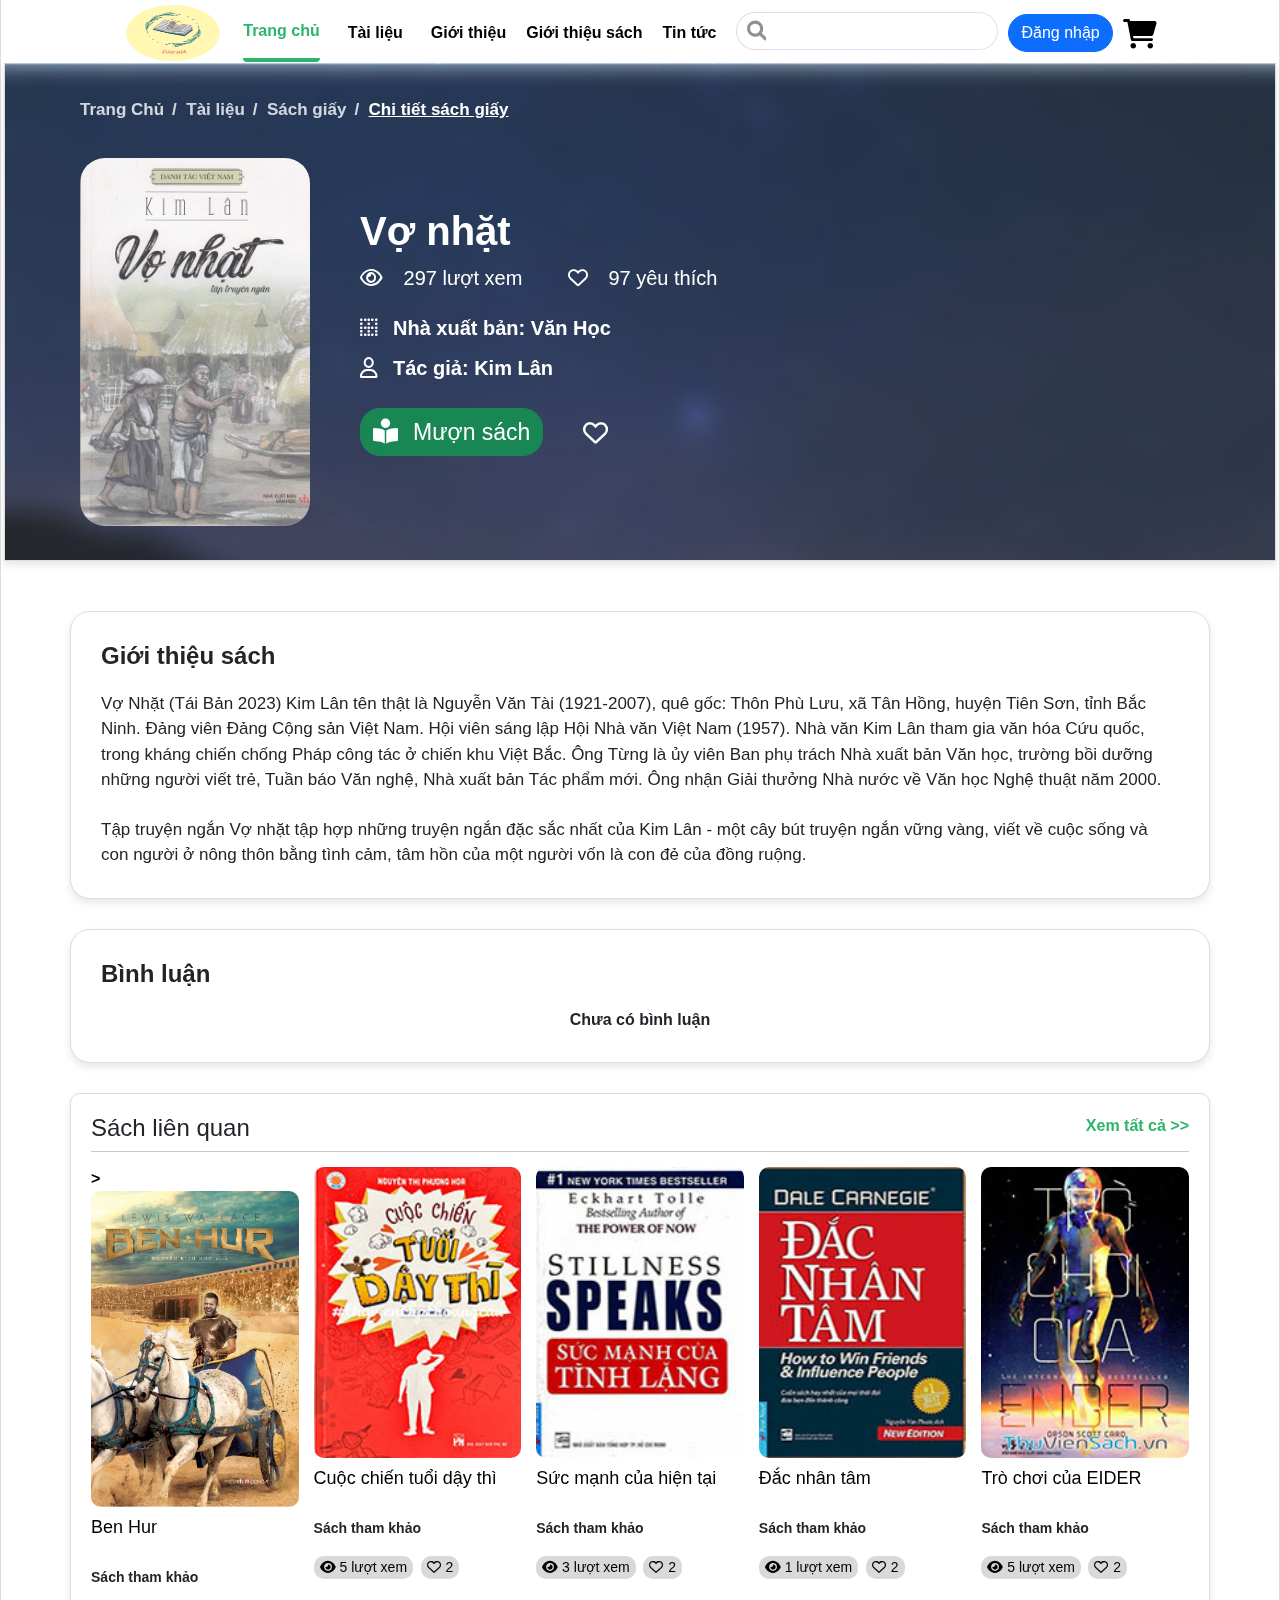
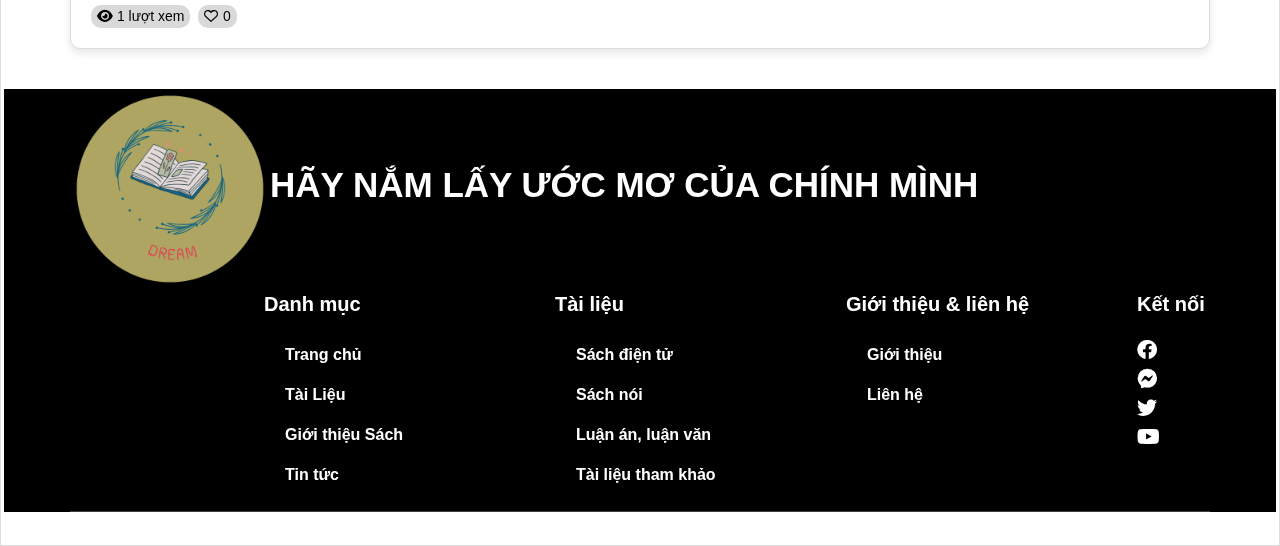
<file: CT_sach.html>
<!DOCTYPE html>
<html lang="en">

<head>
    <meta charset="UTF-8">
    <meta name="viewport" content="width=device-width, initial-scale=1.0">
    <link href="https://cdn.jsdelivr.net/npm/bootstrap@5.3.3/dist/css/bootstrap.min.css" rel="stylesheet">
    <script src="https://cdn.jsdelivr.net/npm/bootstrap@5.3.3/dist/js/bootstrap.bundle.min.js"></script>
    <script src="https://code.jquery.com/jquery-3.6.0.min.js"></script>
    <link rel="stylesheet" href="https://cdnjs.cloudflare.com/ajax/libs/font-awesome/6.0.0-beta3/css/all.min.css">
    <link rel="stylesheet" href="https://cdnjs.cloudflare.com/ajax/libs/animate.css/4.1.1/animate.min.css">
    <title>Chi tiết sách</title>
    <link rel="stylesheet" href="Dream/CSS/header_footer.css">
    <link rel="stylesheet" href="Dream/CSS/CT_sach.css">

</head>

<body>
    <div class="container-fluid header-bg-1 sticky-top vien">
        <div class="container ">
            <div class="d-flex align-items-center justify-content-center">
                <div class="logo_header">
                    <a class="nav-link" href="index.html"><img src="Dream/Images/Logo/Dream.png" alt=""></a>
                </div>
                <nav class=" navbar navbar-expand-sm ">
                    <button class=" navbar-toggler" type="button" data-bs-toggle="collapse"
                        data-bs-target="#collapsibleNavbar">
                        <span class="navbar-toggler-icon"></span>
                    </button>
                    <div class="collapse navbar-collapse" id="collapsibleNavbar">
                        <ul class="navbar-nav">
                            <div class="menu_header">
                                <ul class="navbar-nav">
                                    <li class="nav-item " id="highlight_gach">
                                        <a href="index.html" id="highlight_chu">Trang chủ</a>
                                    </li>
                                    <li class="nav-item " onmouseenter="showTailieu()" onclick="toggleTailieu()"
                                        onmouseleave="hideTailieu()">
                                        <div class="tailieu">
                                            <a class="nav-link" href="Tai_lieu.html">Tài liệu</a>
                                        </div>
                                    </li>
                                    <li class="nav-item">
                                        <a href="Gioithieu.html">Giới thiệu </a>
                                    </li>
                                    <li class="nav-item">
                                        <a href="Gioi_thieu_sach.html">Giới thiệu sách</a>
                                    </li>
                                    <li class="nav-item">
                                        <a href="Tin_tuc.html">Tin tức</a>
                                    </li>
                                </ul>
                            </div>
                            <div class="form_header">
                                <form class="form-inline">
                                    <div class="input-group">
                                        <div class="nut_timkiem"><i class="fa fa-search" aria-hidden="true"></i></div
                                            class="nut_timkiem">
                                        <input type="text" class="form-control " placeholder="" width="100%">
                                    </div>
                                </form>
                            </div>
                            <a href="Dang_nhap.html">
                                <div class="button-header"><button type="button" class="btn btn-primary">Đăng
                                        nhập</button>
                            </a>
                    </div>
                    <div class="cart">
                        <a href="Gio_hang.html"> <i class="fa fa-shopping-cart" aria-hidden="true"></i></a>
                    </div>
                    </ul>
            </div>
            </nav>
        </div>
        <div class="container   dropdown-tl-main " id="showtailieu" onmouseenter="showTailieu()"
            onmouseleave="hideTailieu()">
            <div class="vien dropdown-tl-vien">
                <div class="d-flex align-items-center justify-content-center">
                    <div class="dropdown-tailieu">
                        <div class="row">
                            <div class="col-sm-7">
                                <a href="Sach_giay.html"><button type="button" class="btn btn-light">Sách
                                        giấy</button></a>
                                <a href="Sach_dien_tu.html"><button type="button" class="btn btn-light">Sách điện
                                        tử</button></a>
                                <a href=""><button type="button" class="btn btn-light">Báo, tạp chí</button></a>
                                <a href=""><button type="button" class="btn btn-light">Luận văn, luận
                                        án</button></a>
                                <a href=""><button type="button" class="btn btn-light">Tài liệu tham khảo
                                    </button></a>
                                <a href=""><button type="button" class="btn btn-light">Video </button></a>
                                <a href=""><button type="button" class="btn btn-light">Ảnh </button></a>
                            </div>
                            <div class="col-sm-5">
                                <img src="Dream/Images/Banner/banner-menu.jpg" alt="" style="width: 100%;">
                            </div>
                        </div>
                    </div>
                </div>
            </div>
        </div>
    </div>
    <div class="container-fluid bg-1 vien">
        <div class="container ">
            <div class="d-flex justify-content-between   ">
                <div class="main_sach">
                    <div class="mucluc_sach">
                        <a href="index.html"><span>Trang Chủ</span></a>
                        <a href="Tai_lieu.html"><span>Tài liệu</span></a>
                        <a href="Sach_giay.html"><span>Sách giấy</span></a>
                        <a href="Sach_giay.html"><span>Chi tiết sách giấy</span></a>
                    </div>
                    <div class="sach d-flex">
                        <img src="Dream/Images/Sách/Sách điện tử/Văn học/Việt Nam/vh-vhvn-tvh-211.jpg" alt="">
                        <div class="chu_sach">
                            <h1>Vợ nhặt</h1>
                            <div class=" sach_ct">
                                <div>
                                    <span><i class="fa-regular fa-eye"></i> 297 lượt xem</span>
                                    <span><i class="fa-regular fa-heart"></i> 97 yêu thích</span>
                                </div>
                                <span><i class="fa-solid fa-border-none"></i>Nhà xuất bản: Văn Học</span>
                                <span><i class="fa-regular fa-user"></i>Tác giả: Kim Lân</span>
                                <span style="display: none;"><i class="fa-regular fa-user"></i>Thể loại: Văn học</span>
                                <div class="thue">
                                    <button type="button" onclick="themvaogiohang(this)" class="btn btn-success"><i
                                                class="fa-solid fa-book-open-reader"></i>Mượn sách</button>
                                    <i class="fa-regular fa-heart"></i>
                                </div>
                            </div>
                        </div>
                    </div>
                </div>
            </div>
        </div>
    </div>
    <div class="container-fluid bg-2 ">
        <div class="container bg-2-gt vien_all">
            <div class="gioithieu_sach">
                <h4>Giới thiệu sách</h4>
                <span>
                    Vợ Nhặt (Tái Bản 2023)

                    Kim Lân tên thật là Nguyễn Văn Tài (1921-2007), quê gốc: Thôn Phù Lưu, xã Tân Hồng, huyện Tiên Sơn, tỉnh Bắc Ninh. Đảng viên Đảng Cộng sản Việt Nam. 
                    Hội viên sáng lập Hội Nhà văn Việt Nam (1957). Nhà văn Kim Lân tham gia văn hóa Cứu quốc, trong kháng chiến chống Pháp công tác ở chiến khu Việt Bắc. 
                    Ông Từng là ủy viên Ban phụ trách Nhà xuất bản Văn học, trường bồi dưỡng những người viết trẻ, Tuần báo Văn nghệ, Nhà xuất bản Tác phẩm mới.
                     Ông nhận Giải thưởng Nhà nước về Văn học Nghệ thuật năm 2000.
                </span>
                <br><br>
                <span>
                    Tập truyện ngắn Vợ nhặt tập hợp những truyện ngắn đặc sắc nhất của Kim Lân - một cây bút truyện ngắn vững vàng, viết về cuộc sống và con người ở nông 
                    thôn bằng tình cảm, tâm hồn của một người vốn là con đẻ của đồng ruộng.
                </span>
            </div>
        </div>
    </div>
    <div class="container-fluid bg-3 ">
        <div class="container bg-3-gt vien_all">
            <div class="binh_luan">
                <h4>Bình luận</h4>
                <div class="nd-binhluan ">
                    <span>Chưa có bình luận</span>
                </div>
            </div>
        </div>
    </div>
    <div class="container-fluid bg-4 ">
        <div class="container vien_all">
            <div class="ds_sach_dt">
                <div class="menu_sdientu">
                    <h4>Sách liên quan</h4>
                    <a href=""><span>Xem tất cả >></span></a>
                </div>
                <div class="loai_sdientu ">
                    <div class="sdientu">
                        <a href="">>
                            <img src="Dream/Images/Sách/Sách điện tử/Tiểu thuyết/8208x5v9urj0cwsfs3b5dnghas1p6y02.jpeg" alt="">
                            <h5>Ben Hur</h5>
                        </a>
                        <p>Sách tham khảo</p>
                        <span>
                            <button type="button"><i class="fa fa-eye" aria-hidden="true"></i> 1
                                lượt xem</button>
                            <button type="button"><i class="fa-regular fa-heart"></i>0</button>
                        </span>
                    </div>
                    <div class="sdientu">
                        <a href="">
                                <img src="Dream/Images/Sách/Sách giấy/Sách thiếu nhi và thanh thiếu niên/VN/Cuộc chiến tuổi dậy thì.jpg" alt="">
                            <h5>Cuộc chiến tuổi dậy thì</h5>
                        </a>
                        <p>Sách tham khảo</p>
                        <span>
                            <button type="button"><i class="fa fa-eye" aria-hidden="true"></i> 5
                                lượt xem</button>
                            <button type="button"><i class="fa-regular fa-heart"></i>2</button>
                        </span>
                    </div>
                    <div class="sdientu">
                        <a href=""> 
                            <img src="Dream/Images/Sách/Sách giấy/Kỹ năng sống và phát triên bản thân/Nước ngoài/Sức mạnh của hiện tại - Eckhart Tolle.jpg" alt="">
                            <h5>Sức mạnh của hiện tại</h5>
                        </a>
                        <p>Sách tham khảo</p>
                        <span>
                            <button type="button"><i class="fa fa-eye" aria-hidden="true"></i> 3
                                lượt xem</button>
                            <button type="button"><i class="fa-regular fa-heart"></i>2</button>
                        </span>
                    </div>
                    <div class="sdientu">
                        <a href="">
                            <img src="Dream/Images/Sách/Sách giấy/Kỹ năng sống và phát triên bản thân/Nước ngoài/Đắc nhân tâm - Dale Carnegie.jpg" alt="">
                            <h5>Đắc nhân tâm</h5>
                        </a>
                        <p>Sách tham khảo</p>
                        <span>
                            <button type="button"><i class="fa fa-eye" aria-hidden="true"></i> 1
                                lượt xem</button>
                            <button type="button"><i class="fa-regular fa-heart"></i>2</button>
                        </span>
                    </div>
                    <div class="sdientu">
                        <a href="">
                            <img src="Dream/Images/Sách/Sách giấy/Khoa học viễn tưởng/Nước ngoài/Trò chơi của Ender - Orson Scott Card.jpg" alt="">
                            <h5>Trò chơi của EIDER</h5>
                        </a>
                        <p>Sách tham khảo</p>
                        <span>
                            <button type="button"><i class="fa fa-eye" aria-hidden="true"></i> 5
                                lượt xem</button>
                            <button type="button"><i class="fa-regular fa-heart"></i>2</button>
                        </span>
                    </div>
                </div>
            </div>
        </div>
    </div>
    <div class="container-fluid footer avien">
        <div class="container ">
            <div class="logo-footer">
                <img src="Dream/Images/Logo/Dream 2.png" alt="">
                <h3>Hãy nắm lấy ước mơ của chính mình</h3>
            </div>
            <div class="row">
                <div class="col-sm-2">

                </div>
                <div class="footer-danh mục col-sm-3">
                    <p>Danh mục</p>
                    <ul class="nav flex-column ">
                        <li class="nav-item">
                            <a class="nav-link" href="index.html"><i class="fa fa-circle-thin"
                                    aria-hidden="true"></i>Trang chủ</a>
                        </li>
                        <li class="nav-item">
                            <a class="nav-link" href="Tai_lieu.html"><i class="fa fa-circle-thin"
                                    aria-hidden="true"></i>Tài Liệu</a>
                        </li>
                        <li class="nav-item">
                            <a class="nav-link" href="Gioi_thieu_sach.html"><i class="fa fa-circle-thin"
                                    aria-hidden="true"></i>Giới thiệu Sách</a>
                        </li>
                        <li class="nav-item">
                            <a class="nav-link" href="Tin_tuc.html"><i class="fa fa-circle-thin"
                                    aria-hidden="true"></i>Tin tức</a>
                        </li>
                    </ul>
                </div>
                <div class="footer-tailieu col-sm-3">
                    <p>Tài liệu</p>
                    <ul class="nav flex-column ">
                        <li class="nav-item">
                            <a class="nav-link" href="Trang_chu.html"><i class="fa fa-circle-thin"
                                    aria-hidden="true"></i>Sách điện tử</a>
                        </li>
                        <li class="nav-item">
                            <a class="nav-link" href="Gioi_Thieu.html"><i class="fa fa-circle-thin"
                                    aria-hidden="true"></i>Sách nói</a>
                        </li>
                        <li class="nav-item">
                            <a class="nav-link" href="San_Pham.html"><i class="fa fa-circle-thin"
                                    aria-hidden="true"></i>Luận án, luận văn</a>
                        </li>
                        <li class="nav-item">
                            <a class="nav-link" href="Khuyen_mai.html"><i class="fa fa-circle-thin"
                                    aria-hidden="true"></i>Tài liệu tham khảo</a>
                        </li>
                    </ul>
                </div>
                <div class="footer-tailieu col-sm-3">
                    <p>Giới thiệu & liên hệ</p>
                    <ul class="nav flex-column ">
                        <li class="nav-item">
                            <a class="nav-link" href="Lien_he.html"><i class="fa fa-circle-thin"
                                    aria-hidden="true"></i>Giới thiệu</a>
                        </li>
                        <li class="nav-item">
                            <a class="nav-link" href="Tin_tuc.html"><i class="fa fa-circle-thin"
                                    aria-hidden="true"></i>Liên hệ</a>
                        </li>
                    </ul>
                </div>
                <div class="footer-menu col-sm-1">
                    <p>Kết nối</p>
                    <div class="d-flex flex-column ">
                        <a href=""> <i class="fa-brands fa-facebook"></i></a>
                        <a href=""><i class="fa-brands fa-facebook-messenger"></i></a>
                        <a href=""><i class="fa-brands fa-twitter"></i></a>
                        <a href=""><i class="fa-brands fa-youtube"></i></a>
                    </div>
                </div>
            </div>
            <hr>
        </div>
    </div>
</body>
<script src="Dream/JS/tailieu.js">
</script>
<script src="Dream/JS/carousel.js">
</script>
<script src="Dream/JS/gio_hang.js"></script>
</html>
</file>
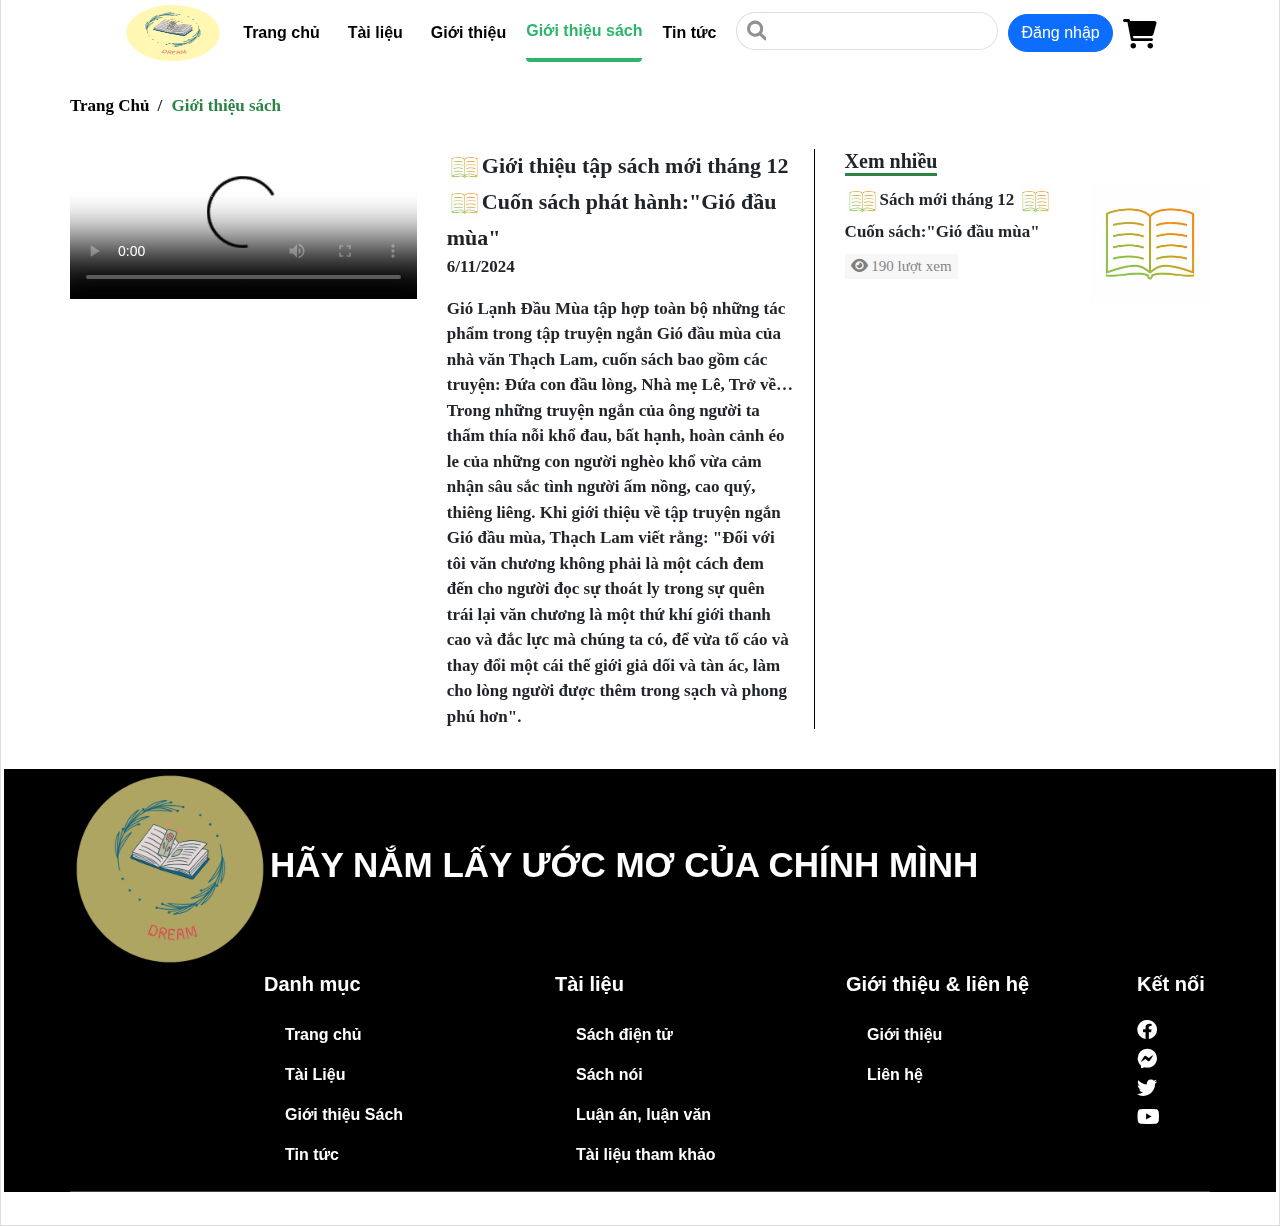
<file: Gioi_thieu_sach.html>
<!DOCTYPE html>
<html lang="en">

<head>
    <meta charset="UTF-8">
    <meta name="viewport" content="width=device-width, initial-scale=1.0">
    <link href="https://cdn.jsdelivr.net/npm/bootstrap@5.3.3/dist/css/bootstrap.min.css" rel="stylesheet">
    <script src="https://cdn.jsdelivr.net/npm/bootstrap@5.3.3/dist/js/bootstrap.bundle.min.js"></script>
    <link rel="stylesheet" href="https://cdnjs.cloudflare.com/ajax/libs/font-awesome/6.0.0-beta3/css/all.min.css">
    <link rel="stylesheet" href="https://cdnjs.cloudflare.com/ajax/libs/animate.css/4.1.1/animate.min.css">
    <title>Giới thiệu sách</title>
    <link rel="stylesheet" href="Dream/CSS/header_footer.css">
    <link rel="stylesheet" href="Dream/CSS/Gioi_thieu_sach.css">

</head>

<body>
    <div class="container-fluid header-bg-1 sticky-top vien">
        <div class="container ">
            <div class="d-flex align-items-center justify-content-center">
                <div class="logo_header">
                    <a class="nav-link" href="index.html"><img src="Dream/Images/Logo/Dream.png" alt=""></a>
                </div>
                <nav class=" navbar navbar-expand-sm ">
                    <button class=" navbar-toggler" type="button" data-bs-toggle="collapse"
                        data-bs-target="#collapsibleNavbar">
                        <span class="navbar-toggler-icon"></span>
                    </button>
                    <div class="collapse navbar-collapse" id="collapsibleNavbar">
                        <ul class="navbar-nav">

                            <div class="menu_header">
                                <ul class="navbar-nav">
                                    <li class="nav-item ">
                                        <a href="index.html">Trang chủ</a>
                                    </li>
                                    <li class="nav-item " onmouseenter="showTailieu()" onclick="toggleTailieu()"
                                        onmouseleave="hideTailieu()">
                                        <div class="tailieu">
                                            <a class="nav-link" href="Tai_lieu.html">Tài liệu</a>
                                        </div>
                                    </li>
                                    <li class="nav-item">
                                        <a href="Gioithieu.html">Giới thiệu </a>
                                    </li>
                                    <li class="nav-item" id="highlight_gach">
                                        <a href="Gioi_thieu_sach.html" id="highlight_chu">Giới thiệu sách</a>
                                    </li>
                                    <li class="nav-item">
                                        <a href="Tin_tuc.html">Tin tức</a>
                                    </li>
                                </ul>
                            </div>
                            <div class="form_header">
                                <form class="form-inline">
                                    <div class="input-group">
                                        <div class="nut_timkiem"><i class="fa fa-search" aria-hidden="true"></i></div
                                            class="nut_timkiem">
                                        <input type="text" class="form-control " placeholder="" width="100%">
                                    </div>
                                </form>
                            </div>
                            <a href="Dang_nhap.html">
                                <div class="button-header"><button type="button" class="btn btn-primary">Đăng
                                        nhập</button>
                            </a>
                    </div>
                    <div class="cart">
                        <a href="Gio_hang.html"><i class="fa fa-shopping-cart" aria-hidden="true"></i></a href="Gio_hang.html">
                    </div>
                    </ul>
            </div>
            </nav>
        </div>
        <div class="container   dropdown-tl-main " id="showtailieu" onmouseenter="showTailieu()"
            onmouseleave="hideTailieu()">
            <div class="vien dropdown-tl-vien">
                <div class="d-flex align-items-center justify-content-center">
                    <div class="dropdown-tailieu">
                        <div class="row">
                            <div class="col-sm-7">
                                <a href="Sach_giay.html"><button type="button" class="btn btn-light">Sách giấy</button></a>
                                <a href="Sach_dien_tu.html"><button type="button" class="btn btn-light">Sách điện tử</button></a>
                                <a href=""><button type="button" class="btn btn-light">Báo, tạp chí</button></a>
                                <a href=""><button type="button" class="btn btn-light">Luận văn, luận
                                        án</button></a>
                                <a href=""><button type="button" class="btn btn-light">Tài liệu tham khảo
                                    </button></a>
                                <a href=""><button type="button" class="btn btn-light">Video </button></a>
                                <a href=""><button type="button" class="btn btn-light">Ảnh </button></a>
                            </div>
                            <div class="col-sm-5">
                                <img src="Dream/Images/Banner/banner-menu.jpg" alt="" style="width: 100%;">
                            </div>
                        </div>
                    </div>
                </div>
            </div>
        </div>
    </div>
    <div class="container-fluid gt_sach">
        <div class="container">
            <div class="menu_con_gt">
                <span><a href="index.html">Trang Chủ</a></span>
                <span>Giới thiệu sách</span>
            </div>
            <div class="gioi_thieu row">
                <div class="gt_left col-sm-7">
                    <div class="d-flex nd_gt ">
                        <video src="C:\Users\ACER\Downloads\Dream\Dream\Images\Sách\Video\Sach gio dau mua.mp4" controls
                            poster="C:\Users\ACER\Downloads\Dream\Dream\Images\Sách\Video\Background video\gio-lanh-dau-mua-tap-truyen-ngan.gif"></video>
                        <div class="nd_gt_sach">
                            <span>
                                <img src="Dream/Images/Logo/OIP.jpg" alt="">Giới thiệu tập sách mới tháng 12
                            </span>
                            <span>
                                <img src="Dream/Images/Logo/OIP.jpg" alt="">Cuốn sách phát hành:"Gió đầu mùa"
                            </span>
                            <p>6/11/2024</p>
                            <div>
                                Gió Lạnh Đầu Mùa tập hợp toàn bộ những tác phẩm trong tập truyện ngắn Gió đầu mùa của nhà văn Thạch Lam, cuốn sách bao gồm các truyện: Đứa con đầu lòng, Nhà mẹ Lê, Trở về…Trong những truyện 
                                ngắn của ông người ta thấm thía nỗi khổ đau, bất hạnh, hoàn cảnh éo le của những con người nghèo khổ vừa cảm nhận sâu sắc tình người ấm nồng, cao quý, thiêng liêng.
                                Khi giới thiệu về tập truyện ngắn Gió đầu mùa, Thạch Lam viết rằng: "Đối với tôi văn chương không phải là một cách đem đến cho người đọc sự thoát ly trong sự quên
                                trái lại văn chương là một thứ khí giới thanh cao và đắc lực mà chúng ta có, 
                                để vừa tố cáo và thay đổi một cái thế giới giả dối và tàn ác, làm cho lòng người được thêm trong sạch và phong phú hơn".
                            </div>
                        </div>
                    </div>
                    <div class="tootal_trang">

                    </div>
                </div>
                <div class="gt_right col-sm-5">
                    <h5>Xem nhiều</h5>
                    <div class="nd_gt_right">
                        <div>
                            <span>
                                <img src="Dream/Images/Logo/OIP.jpg" alt="">Sách mới tháng 12
                            </span>
                            <span>
                                <img src="Dream/Images/Logo/OIP.jpg" alt="">Cuốn sách:"Gió đầu mùa"
                            </span>
                            <button ><i class="fa-solid fa-eye"></i> 190 lượt                        
                                xem</button>
                        </div>
                        <img id="Images-gt" src="Dream/Images/Logo/OIP.jpg" alt="">
                    </div>
                </div>
            </div>
        </div>
    </div>
    <div class="container-fluid footer avien">
        <div class="container ">
            <div class="logo-footer">
                <img src="Dream/Images/Logo/Dream 2.png" alt="">
                <h3>Hãy nắm lấy ước mơ của chính mình</h3>
            </div>
            <div class="row">
                <div class="col-sm-2">

                </div>
                <div class="footer-danh mục col-sm-3">
                    <p>Danh mục</p>
                    <ul class="nav flex-column ">
                        <li class="nav-item">
                            <a class="nav-link" href="index.html"><i class="fa fa-circle-thin"
                                    aria-hidden="true"></i>Trang chủ</a>
                        </li>
                        <li class="nav-item">
                            <a class="nav-link" href="Tai_lieu.html"><i class="fa fa-circle-thin"
                                    aria-hidden="true"></i>Tài Liệu</a>
                        </li>
                        <li class="nav-item">
                            <a class="nav-link" href="Gioi_thieu_sach.html"><i class="fa fa-circle-thin"
                                    aria-hidden="true"></i>Giới thiệu Sách</a>
                        </li>
                        <li class="nav-item">
                            <a class="nav-link" href="Tin_tuc.html"><i class="fa fa-circle-thin"
                                    aria-hidden="true"></i>Tin tức</a>
                        </li>
                    </ul>
                </div>
                <div class="footer-tailieu col-sm-3">
                    <p>Tài liệu</p>
                    <ul class="nav flex-column ">
                        <li class="nav-item">
                            <a class="nav-link" href="Trang_chu.html"><i class="fa fa-circle-thin"
                                    aria-hidden="true"></i>Sách điện tử</a>
                        </li>
                        <li class="nav-item">
                            <a class="nav-link" href="Gioi_Thieu.html"><i class="fa fa-circle-thin"
                                    aria-hidden="true"></i>Sách nói</a>
                        </li>
                        <li class="nav-item">
                            <a class="nav-link" href="San_Pham.html"><i class="fa fa-circle-thin"
                                    aria-hidden="true"></i>Luận án, luận văn</a>
                        </li>
                        <li class="nav-item">
                            <a class="nav-link" href="Khuyen_mai.html"><i class="fa fa-circle-thin"
                                    aria-hidden="true"></i>Tài liệu tham khảo</a>
                        </li>
                    </ul>
                </div>
                <div class="footer-tailieu col-sm-3">
                    <p>Giới thiệu & liên hệ</p>
                    <ul class="nav flex-column ">
                        <li class="nav-item">
                            <a class="nav-link" href="Lien_he.html"><i class="fa fa-circle-thin"
                                    aria-hidden="true"></i>Giới thiệu</a>
                        </li>
                        <li class="nav-item">
                            <a class="nav-link" href="Tin_tuc.html"><i class="fa fa-circle-thin"
                                    aria-hidden="true"></i>Liên hệ</a>
                        </li>
                    </ul>
                </div>
                <div class="footer-menu col-sm-1">
                    <p>Kết nối</p>
                    <div class="d-flex flex-column ">
                        <a href=""> <i class="fa-brands fa-facebook"></i></a>
                        <a href=""><i class="fa-brands fa-facebook-messenger"></i></a>
                        <a href=""><i class="fa-brands fa-twitter"></i></a>
                        <a href=""><i class="fa-brands fa-youtube"></i></a>
                    </div>
                </div>
            </div>
            <hr>
        </div>
    </div>
</body>
<script src="Dream/JS/tailieu.js">
</script>

</html>
</file>
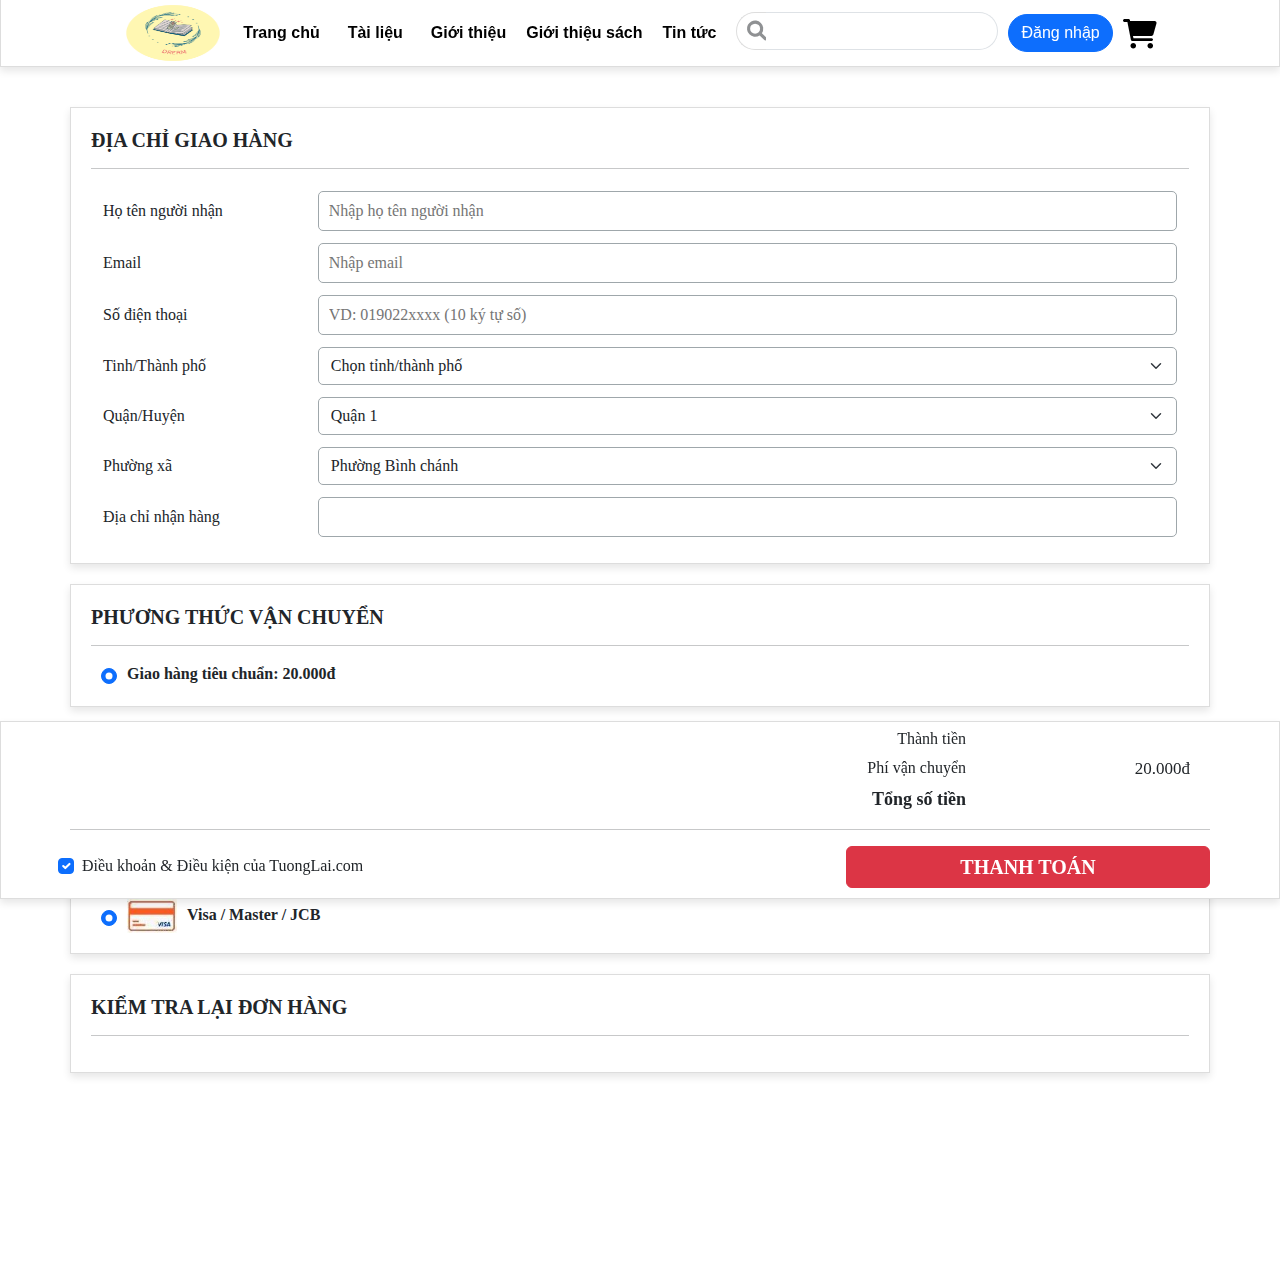
<file: ThueTC.html>
<!DOCTYPE html>
<html lang="en">

<head>
    <meta charset="UTF-8">
    <meta name="viewport" content="width=device-width, initial-scale=1.0">
    <link href="https://cdn.jsdelivr.net/npm/bootstrap@5.3.3/dist/css/bootstrap.min.css" rel="stylesheet">
    <script src="https://cdn.jsdelivr.net/npm/bootstrap@5.3.3/dist/js/bootstrap.bundle.min.js"></script>
    <link rel="stylesheet" href="https://cdnjs.cloudflare.com/ajax/libs/font-awesome/6.0.0-beta3/css/all.min.css">
    <script src="https://code.jquery.com/jquery-3.6.0.min.js"></script>
    <link rel="stylesheet" href="https://cdnjs.cloudflare.com/ajax/libs/animate.css/4.1.1/animate.min.css">
    <title>Giỏ hàng</title>
    <link rel="stylesheet" href="Dream/CSS/header_footer.css">
    <link rel="stylesheet" href="Dream/CSS/ThueTC.css">
</head>

<body>
    <div class="container-fluid header-bg-1 sticky-top vien">
        <div class="container ">
            <div class="d-flex align-items-center justify-content-center">
                <div class="logo_header">
                    <a class="nav-link" href="index.html"><img src="Dream/Images/Logo/Dream.png" alt=""></a>
                </div>
                <nav class=" navbar navbar-expand-sm ">
                    <button class=" navbar-toggler" type="button" data-bs-toggle="collapse"
                        data-bs-target="#collapsibleNavbar">
                        <span class="navbar-toggler-icon"></span>
                    </button>
                    <div class="collapse navbar-collapse" id="collapsibleNavbar">
                        <ul class="navbar-nav">

                            <div class="menu_header">
                                <ul class="navbar-nav">
                                    <li class="nav-item ">
                                        <a href="index.html" >Trang chủ</a>
                                    </li>
                                    <li class="nav-item " onmouseenter="showTailieu()" onclick="toggleTailieu()"
                                        onmouseleave="hideTailieu()">
                                        <div class="tailieu">
                                            <a class="nav-link" href="Tai_lieu.html">Tài liệu</a>
                                        </div>
                                    </li>
                                    <li class="nav-item">
                                        <a href="Gioithieu.html">Giới thiệu </a>
                                    </li>
                                    <li class="nav-item">
                                        <a href="Trang_chu.html">Giới thiệu sách</a>
                                    </li>
                                    <li class="nav-item">
                                        <a href="Tin_tuc.html">Tin tức</a>
                                    </li>
                                </ul>
                            </div>
                            <div class="form_header">
                                <form class="form-inline">
                                    <div class="input-group">
                                        <div class="nut_timkiem"><i class="fa fa-search" aria-hidden="true"></i></div
                                            class="nut_timkiem">
                                        <input type="text" class="form-control " placeholder="" width="100%">
                                    </div>
                                </form>
                            </div>
                            <a href="Dang_nhap.html">
                                <div class="button-header"><button type="button" class="btn btn-primary">Đăng
                                        nhập</button>
                            </a>
                    </div>
                    <div class="cart">
                        <a href="Gio_hang.html"><i class="fa fa-shopping-cart" aria-hidden="true"></i></a>
                    </div>
                    </ul>
            </div>
            </nav>
        </div>
        <div class="container   dropdown-tl-main " id="showtailieu" onmouseenter="showTailieu()"
            onmouseleave="hideTailieu()">
            <div class="vien dropdown-tl-vien">
                <div class="d-flex align-items-center justify-content-center">
                    <div class="dropdown-tailieu">
                        <div class="row">
                            <div class="col-sm-7">
                                <a href=""><button type="button" class="btn btn-light">Sách giấy</button></a>
                                <a href=""><button type="button" class="btn btn-light">Sách điện tử</button></a>
                                <a href=""><button type="button" class="btn btn-light">Báo, tạp chí</button></a>
                                <a href=""><button type="button" class="btn btn-light">Luận văn, luận
                                        án</button></a>
                                <a href=""><button type="button" class="btn btn-light">Tài liệu tham khảo
                                    </button></a>
                                <a href=""><button type="button" class="btn btn-light">Video </button></a>
                                <a href=""><button type="button" class="btn btn-light">Ảnh </button></a>
                            </div>
                            <div class="col-sm-5">
                                <img src="Dream/Images/Banner/banner-menu.jpg" alt="" style="width: 100%;">
                            </div>
                        </div>
                    </div>
                </div>
            </div>
        </div>
    </div>
    </div>
    <div class="container vien_all bg-1">
        <div class="diachigh">
            <h5>Địa chỉ giao hàng</h5>
            <hr>
            <div class="thongtingh">
                <form action="">
                    <div class="form-control">
                        <span>Họ tên người nhận</span>
                        <input type="text" name="hoten" id="hoten" placeholder="Nhập họ tên người nhận">
                    </div>
                    <div class="form-control">
                        <span>Email</span>
                        <input type="email" name="email" id="email" placeholder="Nhập email">
                    </div>
                    <div class="form-control">
                        <span>Số điện thoại</span>
                        <input type="number" name="sdt" id="sdt" placeholder="VD: 019022xxxx (10 ký tự số)">
                    </div>
                    <div class="form-control">
                        <span>Tinh/Thành phố</span>
                        <select class="form-select" id="sel1" name="sellist1">
                            <option>Chọn tỉnh/thành phố</option>
                            <option>Hồ Chí Minh</option>
                        </select>
                    </div>
                    <div class="form-control">
                        <span>Quận/Huyện</span>
                        <select class="form-select" id="sel1" name="sellist1">
                            <option>Quận 1</option>
                            <option>Quận 2</option>
                            <option>Quận 3</option>
                            <option>Quận 4</option>
                            <option>Quận 5</option>
                        </select>
                    </div>
                    <div class="form-control">
                        <span>Phường xã</span>
                        <select class="form-select" id="sel1" name="sellist1">
                            <option>Phường Bình chánh</option>
                        </select>
                    </div>
                    <div class="form-control">
                        <span>Địa chỉ nhận hàng</span>
                        <input type="text" name="diachinhanhang" id="diachinhanhang">
                    </div>
                </form>
            </div>
        </div>
    </div>
    <div class="container vien_all bg-2">
        <div class="diachigh">
            <h5>Phương Thức vận chuyển</h5>
            <hr>
            <div class="thongtingh">
                <span>Quý khách vui lòng điền tên và địa chỉ giao nhận trước</span>
                <form action="">
                    <div class="form-check">
                        <input type="radio" class="form-check-input" id="vanchuyen_radio1" name="vanchuyen"
                            value="option1" checked>
                        <label class="form-check-label" for="vanchuyen_radio1">Giao hàng tiêu chuẩn: 20.000đ</label>
                    </div>
                </form>
            </div>
        </div>
    </div>
    <div class="container vien_all bg-2">
        <div class="diachigh">
            <h5>Phương Thức Thanh Toán</h5>
            <hr>
            <div class="thongtingh">
                <span>Quý khách vui lòng điền tên và địa chỉ giao nhận trước</span>
                <form action="">
                    <div class="form-check">
                        <input type="radio" class="form-check-input" id="tt_radio1" name="ThanhToan" value="option1"
                            checked>
                        <label class="form-check-label" for="tt_radio1"><img src="Dream/Images/Logo/cash@2x.png"
                                alt="">Thanh toán khi nhận hàng</label>
                    </div>
                    <div class="form-check">
                        <input type="radio" class="form-check-input" id="tt_radio2" name="ThanhToan" value="option2"
                            checked>
                        <label class="form-check-label" for="tt_radio2"><img src="Dream/Images/Logo/ATM.jpg" alt="">ATM
                            / Internet Banking</label>
                    </div>
                    <div class="form-check">
                        <input type="radio" class="form-check-input" id="tt_radio3" name="ThanhToan" value="option3"
                            checked>
                        <label class="form-check-label" for="tt_radio3"><img src="Dream/Images/Logo/Visa.jpg"
                                alt="">Visa / Master / JCB</label>
                    </div>
                </form>
            </div>
        </div>
    </div>
    <div class="container vien_all bg-2 " style="margin-bottom: 20px;">
        <div class="diachigh">
            <h5>Kiểm tra lại đơn hàng</h5>
            <hr>
            <div class="row gh-sp " id="showcart_tt">
            </div>
        </div>
    </div>
    <div class="container-fluid vien_all bg-3 sticky-bottom">
        <nav>
            <div class="container">
                <div class="count_tien">
                    <div class="tt">
                        <div class="muc_ct_tt">
                            Thành tiền
                        </div>
                        <div class="tien_tt">
                            <span></span>
                        </div>
                    </div>
                    <div class="tt">
                        <div class="muc_ct_tt">
                            Phí vận chuyển
                        </div>
                        <div class="tien_tt">
                            <span>20.000đ</span>
                        </div>
                    </div>
                    <div class="tt">
                        <div class="muc_ct_tt">
                            Tổng số tiền
                        </div>
                        <div class="tien_tt">
                            <span></span>
                        </div>
                    </div>
                </div>
                <hr>
                <div class="xn-thanhtoan">
                    <div class="xacnhan row">
                        <div class="form-check col-sm-8">
                            <input type="checkbox" class="form-check-input" id="xn_tt_check1" name="xn_tt" value="something"
                                checked>
                            <label class="form-check-label" for="xn_tt_check1">Điều khoản & Điều kiện của TuongLai.com</label>
                        </div>
                        <script>
                            document.getElementById("xn_tt_check1").addEventListener("click", function (e) {
                                e.preventDefault(); 
                            });
                        </script>
                        <div class="nut_xn col-sm-4">
                            <button type="button" class="btn btn-danger">Thanh Toán</button>
                        </div>
                    </div>
                </div>
            </div>
        </nav>
    </div>
</body>
<script src="Dream/JS/tailieu.js">

</script>
<script src="Dream/JS/gio_hang.js"></script>


</html>
</file>
<file: Dream/CSS/header_footer.css>
body{
    overflow-y: scroll;
    font-family: Cambria, Cochin, Georgia, Times, 'Times New Roman', serif;
}
body::-webkit-scrollbar-thumb{
    background-color: rgba(114, 114, 114, 0.8);
    border-radius: 15px;
}

body::-webkit-scrollbar-track{
    background-color:white;
    border-radius: 15px;
}

::-webkit-scrollbar{
    width: 10px;
}

.scrollable::-webkit-scrollbar-thumb{
    background-color: rgba(255, 255, 255, 0.5);
    border-radius: 15px;
}

.scrollable::-webkit-scrollbar-track{
    background-color: rgba(255, 255, 255, 0.2);
    border-radius: 15px;
}

.container{
    padding: 0;
}

/* ---a---- */
a:visited{
    color: black;
    text-decoration: none;

}
a:link{
    color: black;
    text-decoration: none;
}
/* -------------viền ----------- */
.vien{
    border: 1px solid #ddd;
    box-shadow: 0 4px 8px rgba(0, 0, 0, 0.1);
    background: #fff;
    border-top: 0;
}

.vien_all{
    border: 1px solid #ddd;
    box-shadow: 0 4px 8px rgba(0, 0, 0, 0.1);
    background: #fff;
}

/* -----------------header-bg-1----------------------- */
.header-bg-1 {
    padding: 3px;
    font-family: Arial, Helvetica, sans-serif;
    font-weight: bold;
}   

.header-bg-1 .navbar{
    padding-bottom: 0;
}

.logo{
    margin: 0 20px;
}
.header-bg-1 .logo_header {
    display: flex;
    align-items: center;
    
}

.header-bg-1 .menu_header  a{
    padding-bottom: 8px;
}

.header-bg-1 .menu_header #highlight_chu{
    color: #2db56b;
}
.header-bg-1 .menu_header #highlight_gach{
    border-bottom: 4px solid #2db56b;
    border-radius: 4px;
}    

.header-bg-1 .logo_header img{
    width: 100px;
    height: 60px;
}

.giomocua{
    display: flex;
    align-items: center;
}



.header-bg-1 .navbar-nav li{
    display: flex;
    align-items: center;
}

.header-bg-1 .navbar-nav li:nth-child(2)   {
    font-weight: normal;
}

.header-bg-1 .menu_header{
    display: flex;
    margin: 0 0 0 10px;
}

.header-bg-1 .menu_header li {
    margin: 0 10px 0 10px;
}

.header-bg-1 .menu_header li:nth-child(2){
    padding: 0;
    font-weight: bold;

}
.header-bg-1 .menu_header li:nth-child(2) .tailieu {
    padding-bottom: 8px;
}

.header-bg-1 .menu_header li a:hover{
    color: #2db56b;
}


.header-bg-1 .form_header{
    margin-left: 10px;
}

.header-bg-1 .form_header input{
    border-radius: 100px;
    border-left: 0;
    height: auto;
    box-shadow: none;
}
.header-bg-1 .form_header input:hover{
    border: 1px solid #ddd;
    border-left: 0;
}

.header-bg-1 .nut_timkiem {
    display: flex;
    align-items: center;
    border: 1px solid #ddd;
    border-radius: 100px;
    border-right: 0;
}

.header-bg-1 .nut_timkiem i{
    font-size: 20px;
    opacity: 0.5;
    margin-left: 10px;
}

.header-bg-1 .button-header{
    display: flex;
    align-items: center;
    margin-left: 10px;   
}

.header-bg-1 .button-header button{
    border-radius: 100px;
    margin-bottom: 8px;
}

.dropdown-tl-main{
    position: absolute;
    z-index: 1000;
    top: 50px;
    display: none;
}

.dropdown-tl-vien{
    margin-top: 12px;
    border-radius: 10px;
}

.dropdown-tailieu {
    padding: 20px;
    width: 100%;
}

.dropdown-tailieu a{
    background-color: #ffffff07;
}


.dropdown-tailieu a button:hover{
    border: 1px solid #2db56b;
    background-color: white;
}

.dropdown-tailieu button{
    width: 250px;
    font-size: 16px;
    margin: 12px;
    padding: 10px 0;
}

.header-bg-1 .cart{
    font-size: 30px;
    display: flex;
    align-items: center;
    margin-bottom: 5px;
    margin-left: 10px;
}

/*-----------------header-bg-2----------*/
.header-bg-2{
    background-image: url(../Images/Banner/OIP.jpg);
    background-size: 100%;
    height: 500px;
    opacity: 0.3;
}

/* ------------------footer-------------------- */

.footer{
    background-color: #000000;
    margin-top: 40px
}

.footer img{
    width: 200px;
}

.footer .logo-footer{
    display: flex;
    align-items: center;
    text-transform: uppercase;
    width: 100%;
}

.footer .logo-footer h3{
    font-size: 35px;
    color: white;
    font-weight: bold;
    font-family: 'Segoe UI', Tahoma, Geneva, Verdana, sans-serif
}

.footer .row{
    display: flex;
    justify-content: center;
}

.footer .row p{
    color: white;
    font-weight: bold;
    font-size: 20px;
}

.footer .row a{
    color: white;
}

.footer .row a i{
    margin-right: 5px;
}

.footer .row a:hover{
    text-decoration: underline;
}

.footer-menu i{
    font-size: 20px;
    margin-top: 5px;
}

.footer-menu a:hover{
    color: #2db56b;
}

.footer hr{
    color: white;
    margin-bottom: 30px;
}
</file>
<file: Dream/CSS/CT_sach.css>
/* -----------------------bg-1---------------------------- */

.bg-1{
    background-image: url(../Images/Banner/OIP.jpg);
    object-fit: cover;
    width: 100%;
    background-size: cover;
}

.main_sach{
    margin: 3% 10px;
}

.bg-1 .mucluc_sach{
    margin-bottom: 35px;
}

.bg-1 .mucluc_sach a{
    color: white;
    font-size: 17px;
    opacity: 0.8;
}

.bg-1 .mucluc_sach a::after{
    content: "/";
    padding-left: 8px;
    padding-right: 5px;
}

.bg-1 .mucluc_sach a:last-child::after{
    content: "";
}

.bg-1 .mucluc_sach a:last-child{
    font-weight: bold;
    text-decoration: underline;
    opacity: 1;
}

.bg-1 .sach{
    display: flex;
    align-items: center;
}

.bg-1 .sach img{
    width: 230px;
    border-radius: 25px;
    margin-right: 50px;
}

.bg-1 .sach .chu_sach h1{
    color: white;
    font-weight: bold;
}

.bg-1 .sach .sach_ct{
    display: flex;
    flex-direction:column ;
    color: white;
}

.bg-1 .sach .sach_ct div{
    margin-bottom: 20px;
    font-size: 20px;
    font-weight: normal;
}

.bg-1 .sach .sach_ct div span:first-child{
    margin-right: 40px;
}

.bg-1 .sach .sach_ct div i{
    margin-right: 15px;
}

.bg-1 .sach .sach_ct span{
    font-size: 20px;
}

.bg-1 .sach .sach_ct span i{
    margin-right: 15px;
}

.bg-1 .sach .sach_ct span:nth-of-type(1){
    margin-bottom: 10px;
}

.bg-1 .sach .sach_ct span:nth-of-type(2){
    margin-bottom: 25px;
}

.bg-1 .sach .sach_ct .thue{
    display: flex ;
    align-items: center;
}

.bg-1 .sach .sach_ct .thue button{
    border-radius: 20px;
    margin-right: 40px;
    font-size: 23px;
}


.bg-1 .sach .sach_ct .thue  i{
    font-size: 25px;
}


/* -----------------------bg-2---------------------------- */
.bg-2{
    margin-top: 50px;
}

.bg-2-gt{
    border-radius: 20px;
}

.gioithieu_sach{
    margin: 30px;
}

.gioithieu_sach h4{
    font-weight: bold;
    margin-bottom: 20px;
}

.gioithieu_sach span{
    font-size: 17px;
    font-weight: normal;
    
}


/* -----------------------bg-3---------------------------- */
.bg-3{
    margin-top: 30px;
}



.bg-3-gt{
    border-radius: 20px;
}

.binh_luan{
    margin: 30px;
}

.binh_luan h4{
    font-weight: bold;
    margin-bottom: 20px;
}


.binh_luan .nd-binhluan{
    text-align: center;
}


/* -----------------------bg-4---------------------------- */
.bg-4{
    margin-top: 30px;
}

.bg-4 .container{
    border-radius: 10px;
}

.bg-4 .ds_sach_dt{
    margin: 20px;

}
.bg-4 .menu_sdientu{
    justify-content: space-between;
    display: flex;
    border-bottom: 1px solid rgb(201, 200, 200);
}

.bg-4 .menu_sdientu a{
    color: #2db56b;
}
.bg-4 .menu_sdientu span:hover{
    border-bottom: 1px solid #2db56b;
}

.bg-4 .loai_sdientu{
    margin-top: 15px;
    display: flex;
    justify-content: center;
}

.bg-4 .loai_sdientu img{
    width: 100%;
    border-radius: 10px;
}

.bg-4 .loai_sdientu .sdientu{
    flex: 20%;
}


.bg-4 .loai_sdientu .sdientu, .sdientu:last-child{
    margin-right: 15px;
}

.bg-4 .loai_sdientu  .sdientu:last-child{
    margin-right: 0px;
}


.bg-4 .loai_sdientu  .sdientu h5{
    margin-top: 10px;
    font-size: 18px;
    height: 50px;
    width: 200px;
    margin-bottom: 0;
}

.bg-4 .loai_sdientu  .sdientu a img {
    transition: opacity 0.3s ease; 
}

.bg-4 .loai_sdientu  .sdientu a:hover{
    color: #2db56b;
    opacity: 0.8; 
    filter: brightness(0.8); 
}

.bg-4 .loai_sdientu  .sdientu img:hover{
    opacity: 0.8; 
    filter: brightness(0.8); 
}


.bg-4 .loai_sdientu  .sdientu p{
    font-size: 14px;
}


.bg-4 .loai_sdientu  .sdientu span button{
    font-size: 14px;
    background-color: #d9d9d9;
    border: 0;
    border-radius: 10px;
    margin-right: 3px;
}


.bg-4 .loai_sdientu  .sdientu span button:nth-child(2) i{
    margin-right: 5px;
}

#album-anh img{
    width: 100%;
    margin-bottom: 10px;
}
</file>
<file: Dream/CSS/Gioi_thieu_sach.css>
.gt_sach{
    margin-top: 30px;
}

.gioi_thieu{
    display: flex;
}

.gt_sach div:nth-child(1){
    flex: 65%;
    font-size: 17px;
    font-family: Cambria, Cochin, Georgia, Times, 'Times New Roman', serif;
}

.menu_con_gt{
    margin-bottom: 30px;
}

.menu_con_gt span::after{
    content: "/";
    padding-left: 8px;
    padding-right: 5px;
}

.menu_con_gt span:last-child:after{
    content: "";
    
}

.menu_con_gt span:last-child{
    color: #2c8346;
    font-weight: bold;
}

.gioi_thieu .gt_left{
    border-right: 1px solid black;
    padding-right: 20px;
}

.gioi_thieu .gt_left video{
    width: 25%;
    flex: 50%;
    height: fit-content;
    margin-right: 30px;
}

.gioi_thieu .gt_left .nd_gt:hover video{
    opacity: 0.8;
}

.gioi_thieu .gt_left .nd_gt:hover span {
    color: #2c8346;
}

.gioi_thieu .gt_left .nd_gt_sach{
    display: flex;
    flex-direction: column;
    flex: 50%;
}

.gt_left .nd_gt_sach span{
    font-size: 22px;
    font-weight: bold;
}

.gt_left .nd_gt_sach img{
    width: 35px;
}

.gt_right{
    flex: 35%;
    padding-left: 30px;
}
.gt_right h5{
    font-weight: bold;
    border-bottom: 3px solid #2c8346;
    width: fit-content;
}

.gt_right .nd_gt_right{
    display: flex;
}

.gt_right .nd_gt_right:hover div span{
    color: #2c8346;
    font-weight: bold;
}

.gt_right .nd_gt_right:hover #Images-gt{
    opacity: 0.5;
}

.gt_right .nd_gt_right div img{
    width: 35px;
}

.gt_right .nd_gt_right div button{
    border: 0;
    margin-top: 10px;
    opacity: 0.5;
    font-size: 15px;
}

.gt_right .nd_gt_right  img{
    width: 120px;
}
</file>
<file: Dream/CSS/ThueTC.css>
/* ------------bg-1---------------------- */
.bg-1{
    margin-top: 40px;
}

.bg-1 h5{
    font-weight: bold;
    text-transform: uppercase;
}

.bg-1 .diachigh{
    margin: 20px;
}

.bg-1 .thongtingh .form-control{
    border: 0;
    display: flex;
    align-items: center;
}

.bg-1 .thongtingh .form-control span{
    flex: 20%;
}

.bg-1 .thongtingh .form-control input{
    height: 40px;
    padding-left: 10px;
}

.bg-1 .thongtingh .form-control input,.thongtingh .form-control select {
    flex: 80%;
    border: 1px solid #9fa7ab;
    border-radius: 5px;
}


/* ------------bg-2---------------------- */
.bg-2{
    margin-top: 20px;
}

.bg-2 h5{
    font-weight: bold;
    text-transform: uppercase;
}

.bg-2 .diachigh{
    margin: 20px;
}

.bg-2 .thongtingh span {
    margin-left: 10px;
    display: none;
}

.bg-2 .thongtingh .form-check{
    margin-left: 10px;
}

.bg-2 .thongtingh .form-check input{
    margin-right: 10px;
}

.bg-2 .thongtingh .form-check {
    display: flex;
    align-items: center;
    margin-bottom: 10px;
}

.bg-2 .thongtingh .form-check label{
    font-weight: bold;
}

.bg-2 .thongtingh .form-check  img{
    margin-right:  10px;
    width: 50px;
}



 .gh-left .gh-sp{
    padding: 20px 10px;
}

.gh-sp .col-sm-4{
    display: flex;
    justify-content: center;
}

.gh-sp img{
    max-width: 120px;
    
}

 .gh-sp .row .col-sm-8{
    display: flex;
    flex-direction: column;
    align-items: flex-start;
    padding-right: 10px;
    padding-left: 0;
}

.gh-sp .col-sm-5{
    display: flex;
    align-items: center;
}

.gh-sp .row .col-sm-8 p{
    font-size: 20px;
    font-weight: 500;
}

 .gh-sp .row .col-sm-8 span span{
    font-weight: bold;
}

 .gh-sp .col-sm-5 .col-sm-5{
    display: flex;
    align-items: center;
}

/* ---------------------bg-3----------------- */
.bg-3  .count_tien .tt{
    display: flex;
    justify-content: end;
    font-size: 16px;
    margin-bottom: 5px;
    
}

.bg-3  .count_tien .tt:nth-child(1){
    margin-top: 5px;
}

.bg-3  .count_tien .tt .muc_ct_tt{
    width: 80%;
    text-align: end;
}

.bg-3  .count_tien .tt .tien_tt{
    width: 20%;
    text-align: end;
    margin-right: 20px;
    font-size: 17px;
}

.bg-3  .count_tien .tt:nth-child(3) .muc_ct_tt{
    font-weight: bold;
    font-size: 18px;
}

.bg-3  .count_tien .tt:nth-child(3) .tien_tt{
    font-weight: bold;
    font-size: 18px;
    color: #febf02;
}

.bg-3 .xn-thanhtoan {
    margin-bottom: 10px;
}


.bg-3 .xn-thanhtoan .xacnhan{
    display: flex;
    align-items: center;
}

.bg-3 .xn-thanhtoan .xacnhan button{
    width: 100%;
    padding: 5px;
    font-size: 20px;
    font-weight: bold;
    text-transform: uppercase;
}
</file>
